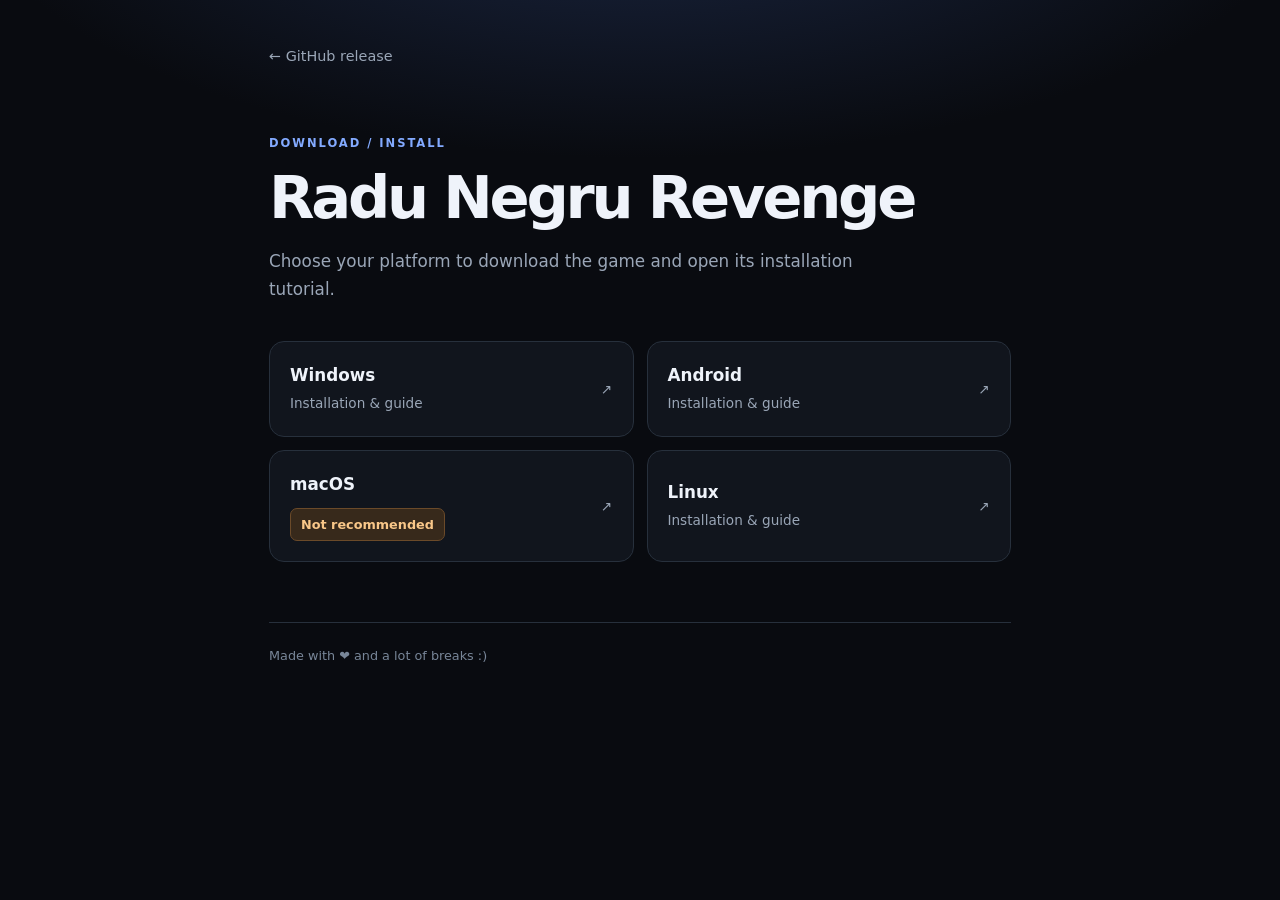
<file: docs/index.html>
<!doctype html>
<html lang="en">

<head>
  <meta charset="utf-8">
  <meta name="viewport" content="width=device-width, initial-scale=1">
  <meta name="theme-color" content="#090b10">
  <title>Radu Negru Revenge · Download</title>
  <link rel="stylesheet" href="style.css">
</head>

<body>
  <main>
    <nav><a href="https://github.com/Blobu/R.N.Revenge/releases/latest">← GitHub release</a></nav>
    <p class="eyebrow">Download / Install</p>
    <h1>Radu Negru Revenge</h1>
    <p class="subtitle">Choose your platform to download the game and open its installation tutorial.</p>
    <div class="platforms">
      <a class="platform-card" href="windows.html">
  <div><strong>Windows</strong><span>Installation & guide</span></div>
  <span aria-hidden="true">↗</span>
      </a>

      <a class="platform-card" href="android.html">
        <div><strong>Android</strong><span>Installation & guide</span></div>
        <span aria-hidden="true">↗</span>
      </a>

      <a class="platform-card" href="mac.html">
        <div><strong>macOS</strong><p class="warning">Not recommended</p></div>
        <span aria-hidden="true">↗</span>
      </a>

      <a class="platform-card" href="linux.html">
        <div><strong>Linux</strong><span>Installation & guide</span></div>
        <span aria-hidden="true">↗</span>
      </a>
    </div>
    <footer>Made with ❤️ and a lot of breaks :)</footer>
  </main>
</body>

</html>
</file>
<file: docs/style.css>
:root{color-scheme:dark;font-family:Inter,ui-sans-serif,system-ui,-apple-system,"Segoe UI",sans-serif;--bg:#090b10;--panel:#11151d;--panel2:#151b25;--line:#27303c;--text:#eff3fa;--muted:#9aa6b7;--accent:#83aaff}
*{box-sizing:border-box}html{scroll-behavior:smooth}body{margin:0;background:radial-gradient(ellipse 850px 360px at 50% -130px,#1b2744 0%,transparent 80%),var(--bg);color:var(--text);line-height:1.65;min-height:100vh}main{max-width:790px;margin:0 auto;padding:45px 24px 72px}a{color:#a9c5ff}nav{margin-bottom:65px;font-size:.9rem}nav a{text-decoration:none;color:var(--muted)}nav a:hover{color:var(--text)}.eyebrow{font-size:.72rem;letter-spacing:.17em;text-transform:uppercase;color:var(--accent);font-weight:750;margin:0 0 12px}h1{font-size:clamp(2.25rem,6vw,3.7rem);letter-spacing:-.055em;line-height:1.11;margin:0 0 18px}h2{font-size:1.5rem;letter-spacing:-.035em;margin:52px 0 18px}h3{font-size:1.04rem;margin:0 0 8px;letter-spacing:-.014em}p{margin:0 0 14px}.subtitle{color:var(--muted);font-size:1.05rem;max-width:620px}.notice{background:linear-gradient(120deg,#151d2c,#11151d 75%);border:1px solid #303b4e;border-radius:19px;padding:25px;margin:36px 0 18px;box-shadow:0 12px 36px #0003}.notice-top{display:flex;gap:12px;align-items:center;margin-bottom:18px}.download-icon{width:42px;height:42px;display:grid;place-items:center;background:#243452;color:#bfd2ff;border-radius:12px;font-size:22px}.notice strong{font-size:1.05rem}.status{color:var(--muted);font-size:.91rem;margin:5px 0 0}.button{display:inline-flex;align-items:center;justify-content:center;gap:8px;padding:11px 18px;background:#e9f0ff;color:#101827;border-radius:10px;font-weight:750;text-decoration:none;transition:transform .16s,background .16s}.button:hover{background:white;transform:translateY(-1px)}.notice small{display:block;color:var(--muted);font-size:.78rem;margin-top:17px}.step{padding:23px 24px 12px;margin:14px 0;background:var(--panel);border:1px solid var(--line);border-radius:16px}.step p{color:var(--muted);font-size:.95rem}.step-num{font-size:.72rem;text-transform:uppercase;letter-spacing:.14em;font-weight:800;color:var(--accent);margin-bottom:8px}.image-placeholder{min-height:166px;border:1px dashed #455164;color:#7e8a9d;background:repeating-linear-gradient(135deg,#151c27,#151c27 12px,#161e29 12px,#161e29 24px);display:flex;align-items:center;justify-content:center;text-align:center;padding:24px;border-radius:11px;margin:17px 0 12px;font-size:.85rem}.tutorial-image{display:block;max-width:100%;height:auto;margin:17px 0 12px;border:1px solid var(--line);border-radius:11px}.warning{display:inline-block;color:#f9c789;background:#37291b;border:1px solid #6b4a29;border-radius:7px;padding:5px 10px;font-size:.8rem;font-weight:700;margin:9px 0 0}.platforms{display:grid;grid-template-columns:repeat(2,minmax(0,1fr));gap:13px;margin:37px 0}.platform-card{text-decoration:none;color:var(--text);display:flex;align-items:center;justify-content:space-between;padding:20px;border:1px solid var(--line);border-radius:15px;background:var(--panel);transition:transform .16s,border-color .16s,background .16s}.platform-card:hover{transform:translateY(-2px);border-color:#6a85ba;background:var(--panel2)}.platform-card span{color:var(--muted);font-size:.85rem}.platform-card strong{display:block;font-size:1.05rem}footer{margin-top:60px;border-top:1px solid var(--line);padding-top:22px;color:#788698;font-size:.8rem}@media(max-width:540px){main{padding:29px 18px 55px}nav{margin-bottom:48px}.notice{padding:19px}.step{padding:18px}.platforms{grid-template-columns:1fr}h2{margin-top:42px}}
</file>
